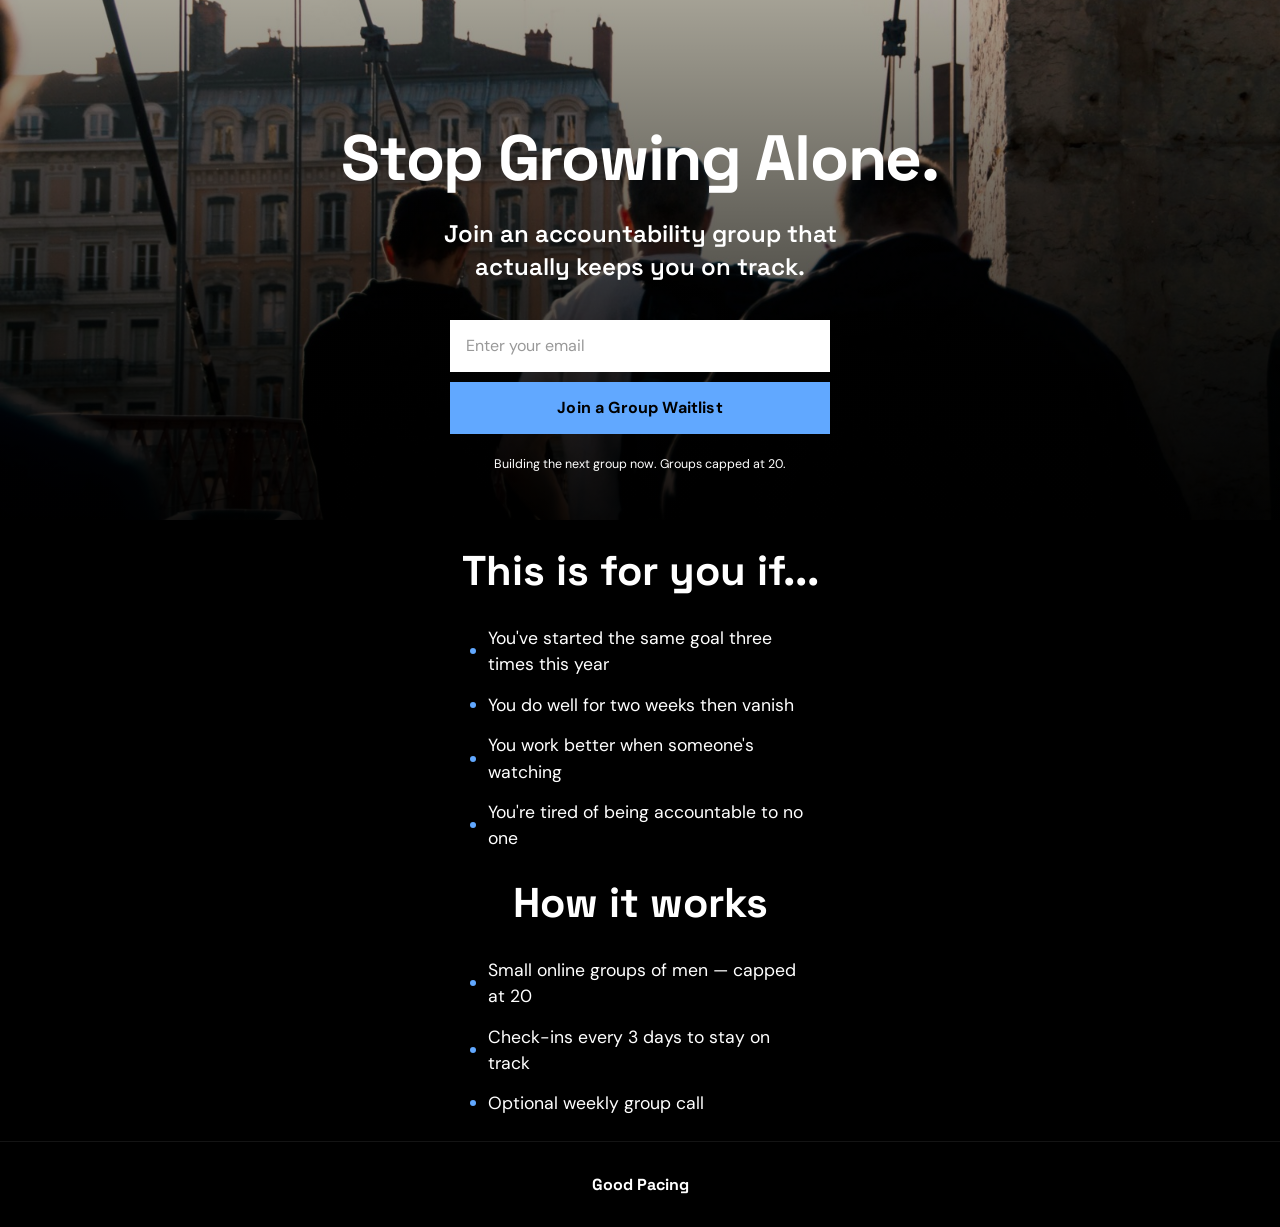
<file: index.html>
<!DOCTYPE html>
<html lang="en">
<head>
<meta charset="UTF-8">
<meta name="viewport" content="width=device-width, initial-scale=1.0">
<title>Good Pacing</title>
<meta name="description" content="Good Pacing is a group accountability program for men who are done starting over. Commit to one workout every three days. Check in. Get called out. Build consistency together.">
<meta name="robots" content="index, follow">
<meta property="og:title" content="Good Pacing">
<meta property="og:description" content="Good Pacing is a group accountability program for men who are done starting over. Commit to one workout every three days. Check in. Get called out. Build consistency together.">
<meta property="og:url" content="https://www.goodpacing.com">
<meta property="og:type" content="website">
<meta name="twitter:card" content="summary">
<meta name="twitter:title" content="Good Pacing">
<meta name="twitter:description" content="Good Pacing is a group accountability program for men who are done starting over. Commit to one workout every three days. Check in. Get called out. Build consistency together.">
<link rel="preconnect" href="https://fonts.googleapis.com">
<link rel="preconnect" href="https://fonts.gstatic.com" crossorigin>
<link href="https://fonts.googleapis.com/css2?family=DM+Sans:wght@400;500;700&family=Space+Grotesk:wght@500;600;700&display=swap" rel="stylesheet">
<link rel="icon" type="image/svg+xml" href="favicon.svg">
<link rel="preload" as="image" href="resources/images/hero-mobile.jpg" media="(max-width: 767px)">
<link rel="preload" as="image" href="resources/images/hero-desktop.jpg" media="(min-width: 768px)">
<!-- Google tag (gtag.js) -->
<script async src="https://www.googletagmanager.com/gtag/js?id=G-M9TCWKXNFJ"></script>
<script>
  window.dataLayer = window.dataLayer || [];
  function gtag(){dataLayer.push(arguments);}
  gtag('js', new Date());
  gtag('config', 'G-M9TCWKXNFJ');
</script>
<style>
  *, *::before, *::after { margin: 0; padding: 0; box-sizing: border-box; }

  body {
    font-family: 'DM Sans', sans-serif;
    background: #000;
    color: #fff;
    -webkit-font-smoothing: antialiased;
  }

  h1, h2, h3 { color: #fff; }

  /* ── HERO ── */
  .hero {
    display: flex;
    align-items: center;
    justify-content: center;
    text-align: center;
    padding: 120px 16px 48px;
    background:
      linear-gradient(to bottom, rgba(0,0,0,0.35) 0%, rgba(0,0,0,0.92) 100%),
      url('resources/images/hero-mobile.jpg') center/cover no-repeat;
  }


  .hero-content {
    max-width: 750px;
    width: 100%;
    margin: 0 auto;
    position: relative;
    z-index: 2;
  }

  .hero h1 {
    font-family: 'Space Grotesk', sans-serif;
    font-size: 2.4rem;
    font-weight: 700;
    line-height: 1.2;
    letter-spacing: -0.02em;
    color: #fff;
    margin-bottom: 20px;
    max-width: 750px;
    margin-left: auto;
    margin-right: auto;
  }

  .hero h2 {
    font-family: 'Space Grotesk', sans-serif;
    font-size: 1.3rem;
    font-weight: 600;
    color: #fff;
    line-height: 1.4;
    margin-bottom: 36px;
    max-width: 420px;
    margin-left: auto;
    margin-right: auto;
  }

  /* ── EMAIL FORM ── */
  .email-form {
    display: flex;
    flex-direction: column;
    gap: 10px;
    width: 100%;
    max-width: 380px;
    margin: 0 auto;
    position: relative;
    z-index: 2;
  }

  .email-form input[type="email"] {
    width: 100%;
    height: 52px;
    padding: 0 16px;
    font-family: 'DM Sans', sans-serif;
    font-size: 1rem;
    background: #fff;
    color: #111;
    border: none;
    outline: none;
  }

  .email-form input[type="email"]::placeholder { color: #999; }

  .email-form button {
    width: 100%;
    height: 52px;
    background: #61a8ff;
    color: #000;
    font-family: 'DM Sans', sans-serif;
    font-size: 1rem;
    font-weight: 700;
    border: none;
    cursor: pointer;
    letter-spacing: 0.01em;
  }

  .form-note {
    font-size: 0.78rem;
    color: #fff;
    margin-top: 12px;
    text-align: center;
  }

  /* ── FOR YOU IF ── */
  .for-you {
    background: #000;
    padding: 24px 40px;
    text-align: center;
  }

  .for-you h2 {
    font-family: 'Space Grotesk', sans-serif;
    font-size: 2rem;
    font-weight: 700;
    color: #fff;
    margin-bottom: 28px;
  }

  .for-you ul {
    list-style: none;
    max-width: 340px;
    margin: 0 auto;
    display: flex;
    flex-direction: column;
    gap: 14px;
  }

  .for-you li {
    font-size: 1rem;
    color: #fff;
    line-height: 1.5;
    text-align: left;
    display: flex;
    align-items: center;
    gap: 12px;
  }

  .for-you li::before {
    content: '';
    width: 6px;
    height: 6px;
    min-width: 6px;
    background: #61a8ff;
    border-radius: 50%;
  }

  /* ── HOW IT WORKS ── */
  .how-it-works {
    background: #000;
    padding: 0 40px 24px;
    text-align: center;
  }

  .how-it-works h2 {
    font-family: 'Space Grotesk', sans-serif;
    font-size: 2rem;
    font-weight: 700;
    color: #fff;
    margin-bottom: 28px;
  }

  .how-it-works ul {
    list-style: none;
    max-width: 340px;
    margin: 0 auto;
    display: flex;
    flex-direction: column;
    gap: 14px;
  }

  .how-it-works li {
    font-size: 1rem;
    color: #fff;
    line-height: 1.5;
    text-align: left;
    display: flex;
    align-items: center;
    gap: 12px;
  }

  .how-it-works li::before {
    content: '';
    width: 6px;
    height: 6px;
    min-width: 6px;
    background: #61a8ff;
    border-radius: 50%;
  }

  /* ── FOOTER ── */
  footer {
    background: #000;
    padding: 32px 40px;
    text-align: center;
    border-top: 1px solid rgba(255,255,255,0.08);
    font-family: 'Space Grotesk', sans-serif;
    font-size: 1rem;
    font-weight: 700;
    color: #fff;
  }
  @media (min-width: 768px) {
    .hero {
      background:
        linear-gradient(to bottom, rgba(0,0,0,0.35) 0%, rgba(0,0,0,0.92) 100%),
        url('resources/images/hero-desktop.jpg') center/cover no-repeat;
    }
    .hero h1 { font-size: 4rem; }
    .hero h2 { font-size: 1.5rem; }
    .for-you h2, .how-it-works h2 { font-size: 2.6rem; }
    .for-you li, .how-it-works li { font-size: 1.1rem; }
  }
</style>
</head>
<body>

<!-- ========== HERO ========== -->
<section class="hero">
  <div class="hero-content">
    <h1>Stop Growing Alone.</h1>
    <h2>Join an accountability group that actually keeps you on track.</h2>
    <form class="email-form" action="https://api.web3forms.com/submit" method="POST">
      <input type="hidden" name="access_key" value="a3724c7a-2ac0-4465-bc12-401c8fb7e119">
      <input type="hidden" name="redirect" value="https://www.goodpacing.com/thank-you.html">
      <input type="hidden" name="subject" value="New Waitlist Signup">
      <input type="email" name="email" placeholder="Enter your email" autocomplete="email" required>
      <button type="submit">Join a Group Waitlist</button>
      <p class="form-note">Building the next group now. Groups capped at 20.</p>
    </form>
  </div>
</section>

<!-- ========== FOR YOU IF ========== -->
<section class="for-you">
  <h2>This is for you if...</h2>
  <ul>
    <li>You've started the same goal three times this year</li>
    <li>You do well for two weeks then vanish</li>
    <li>You work better when someone's watching</li>
    <li>You're tired of being accountable to no one</li>
  </ul>
</section>

<!-- ========== HOW IT WORKS ========== -->
<section class="how-it-works">
  <h2>How it works</h2>
  <ul>
    <li>Small online groups of men — capped at 20</li>
    <li>Check-ins every 3 days to stay on track</li>
    <li>Optional weekly group call</li>
  </ul>
</section>

<!-- ========== FOOTER ========== -->
<footer>Good Pacing</footer>

</body>
</html>
</file>
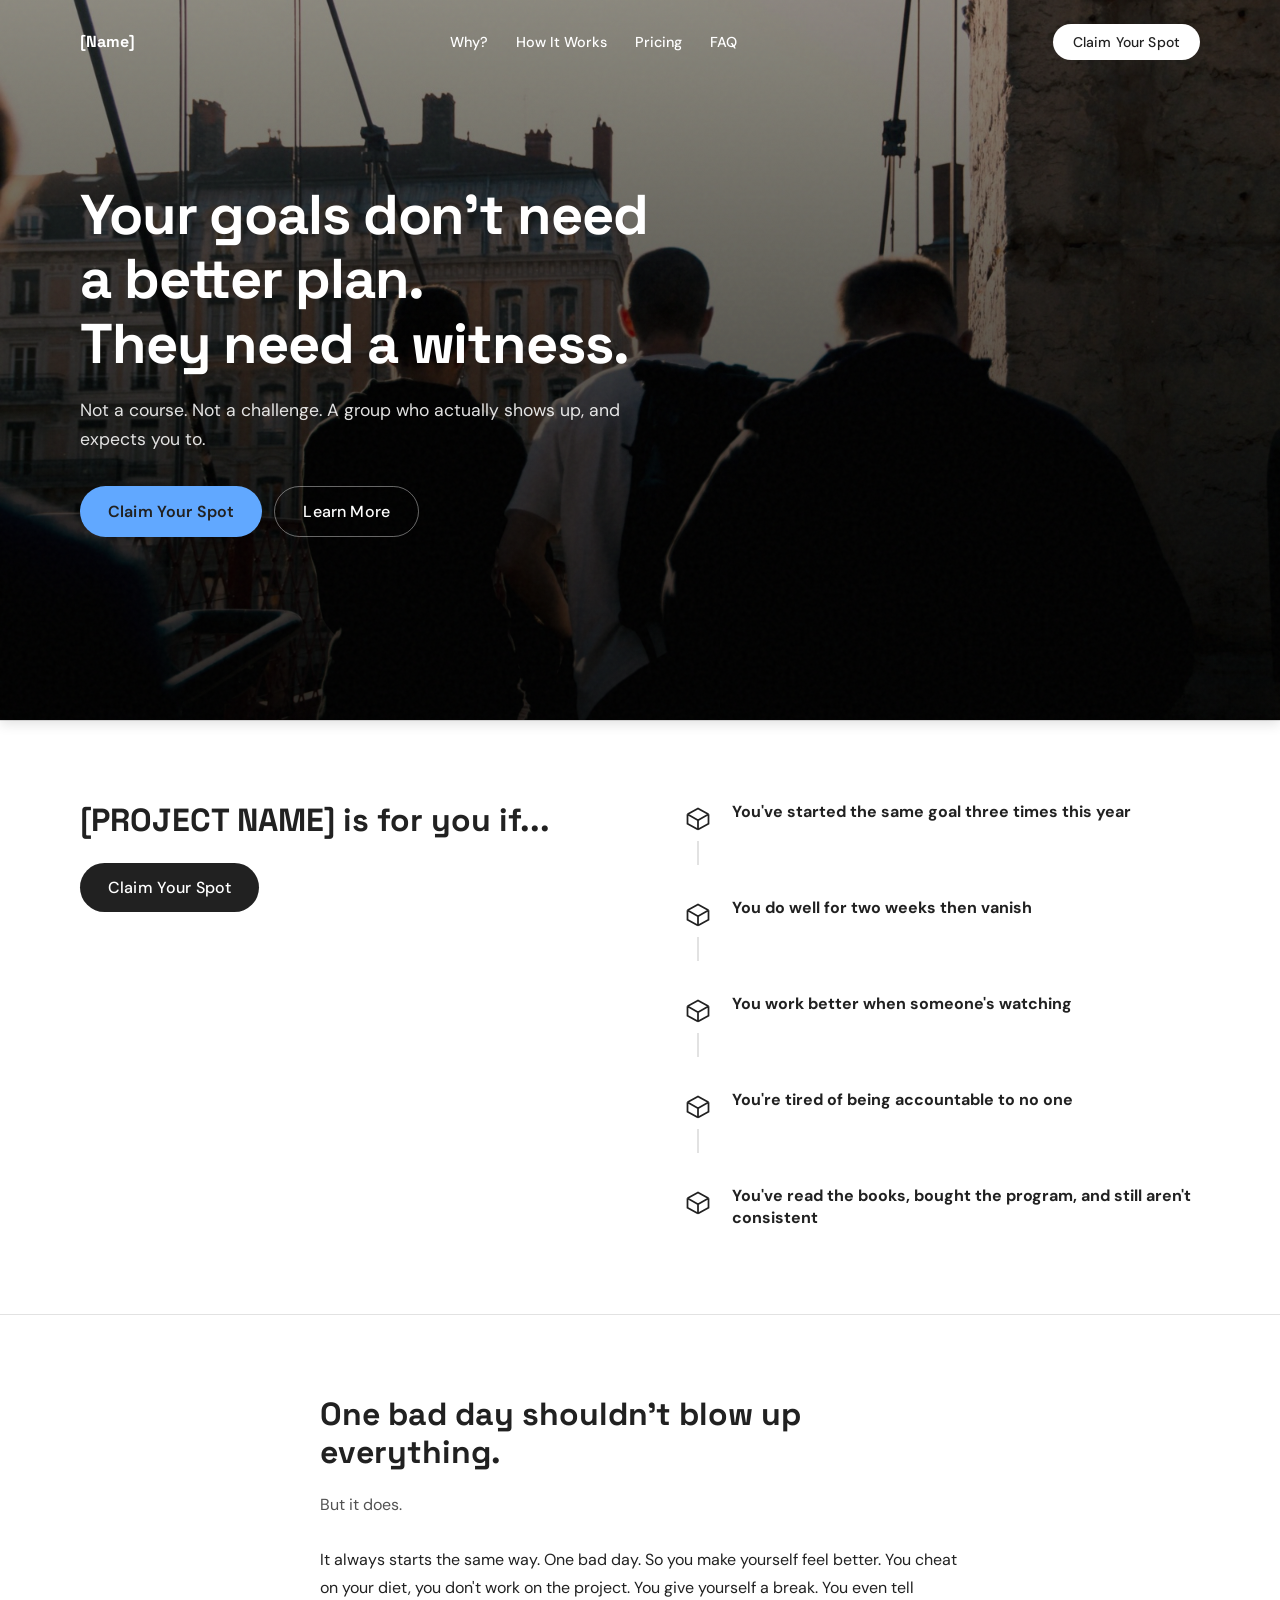
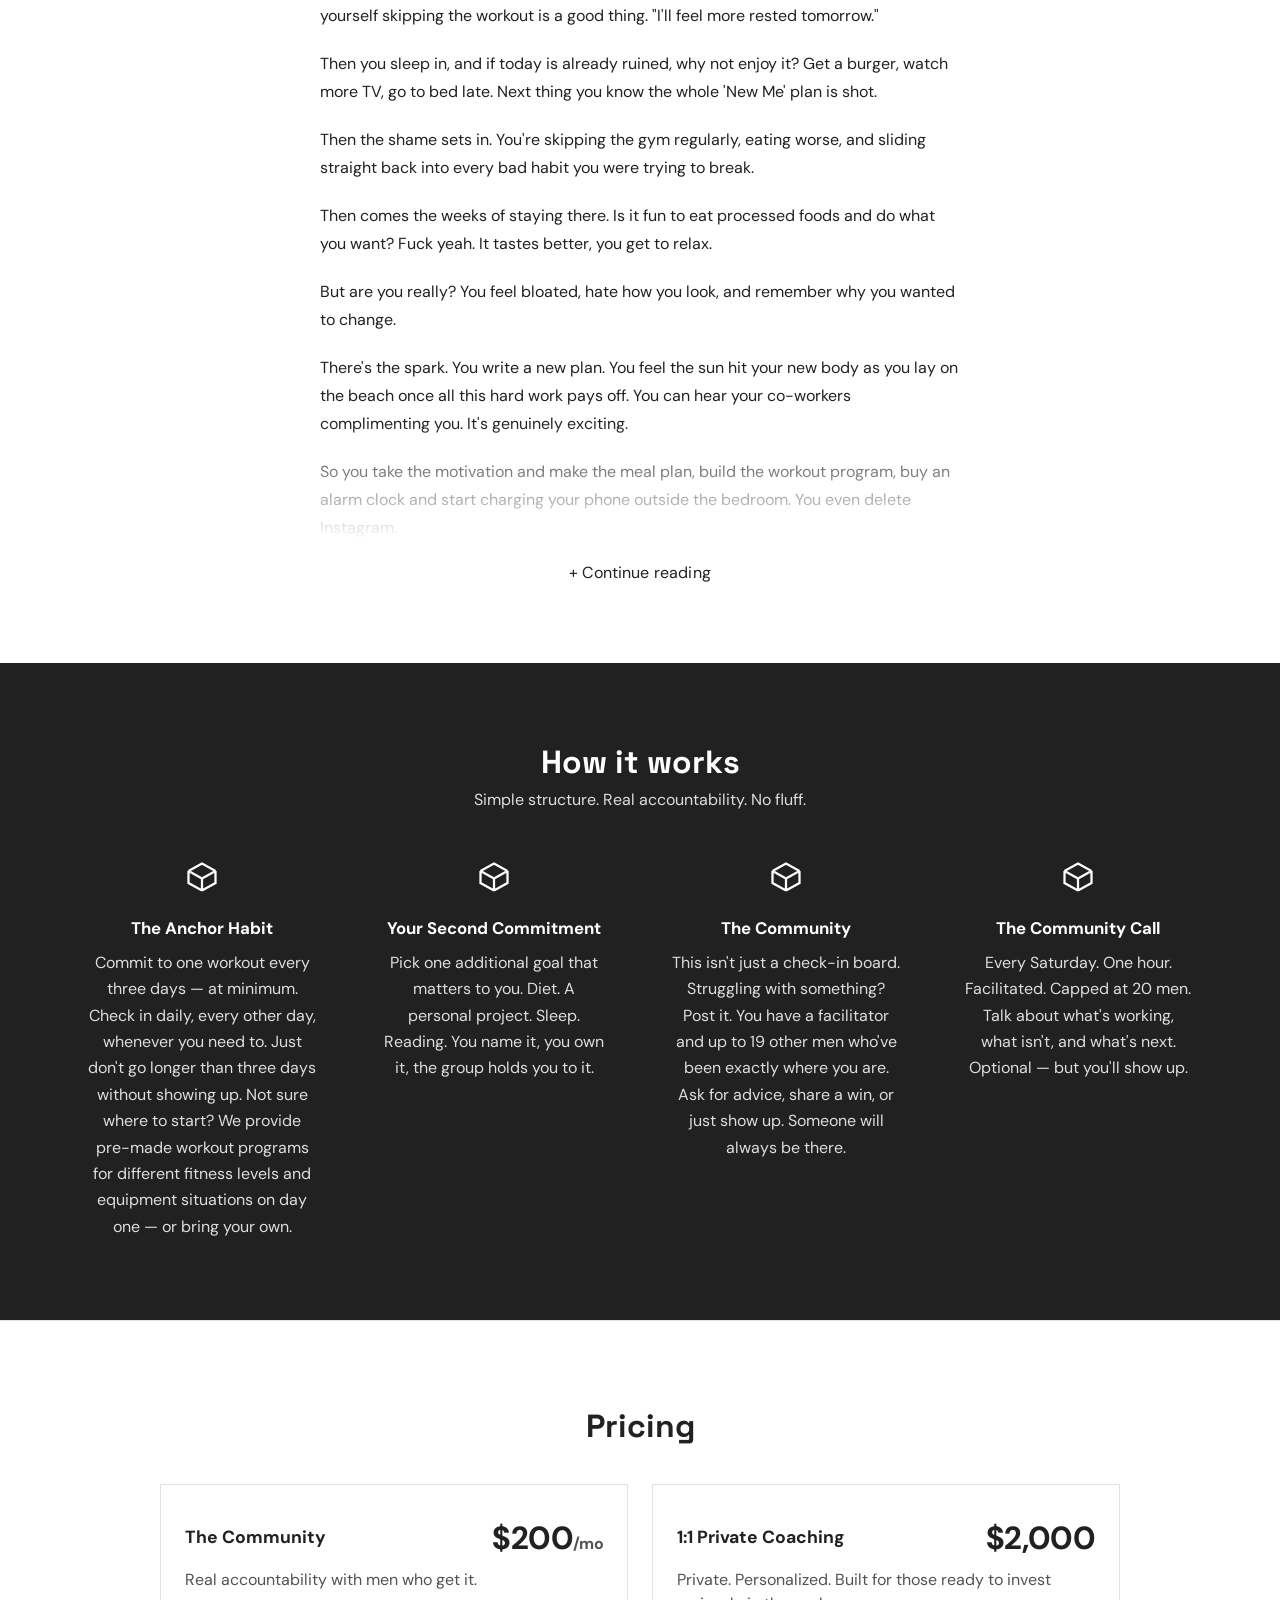
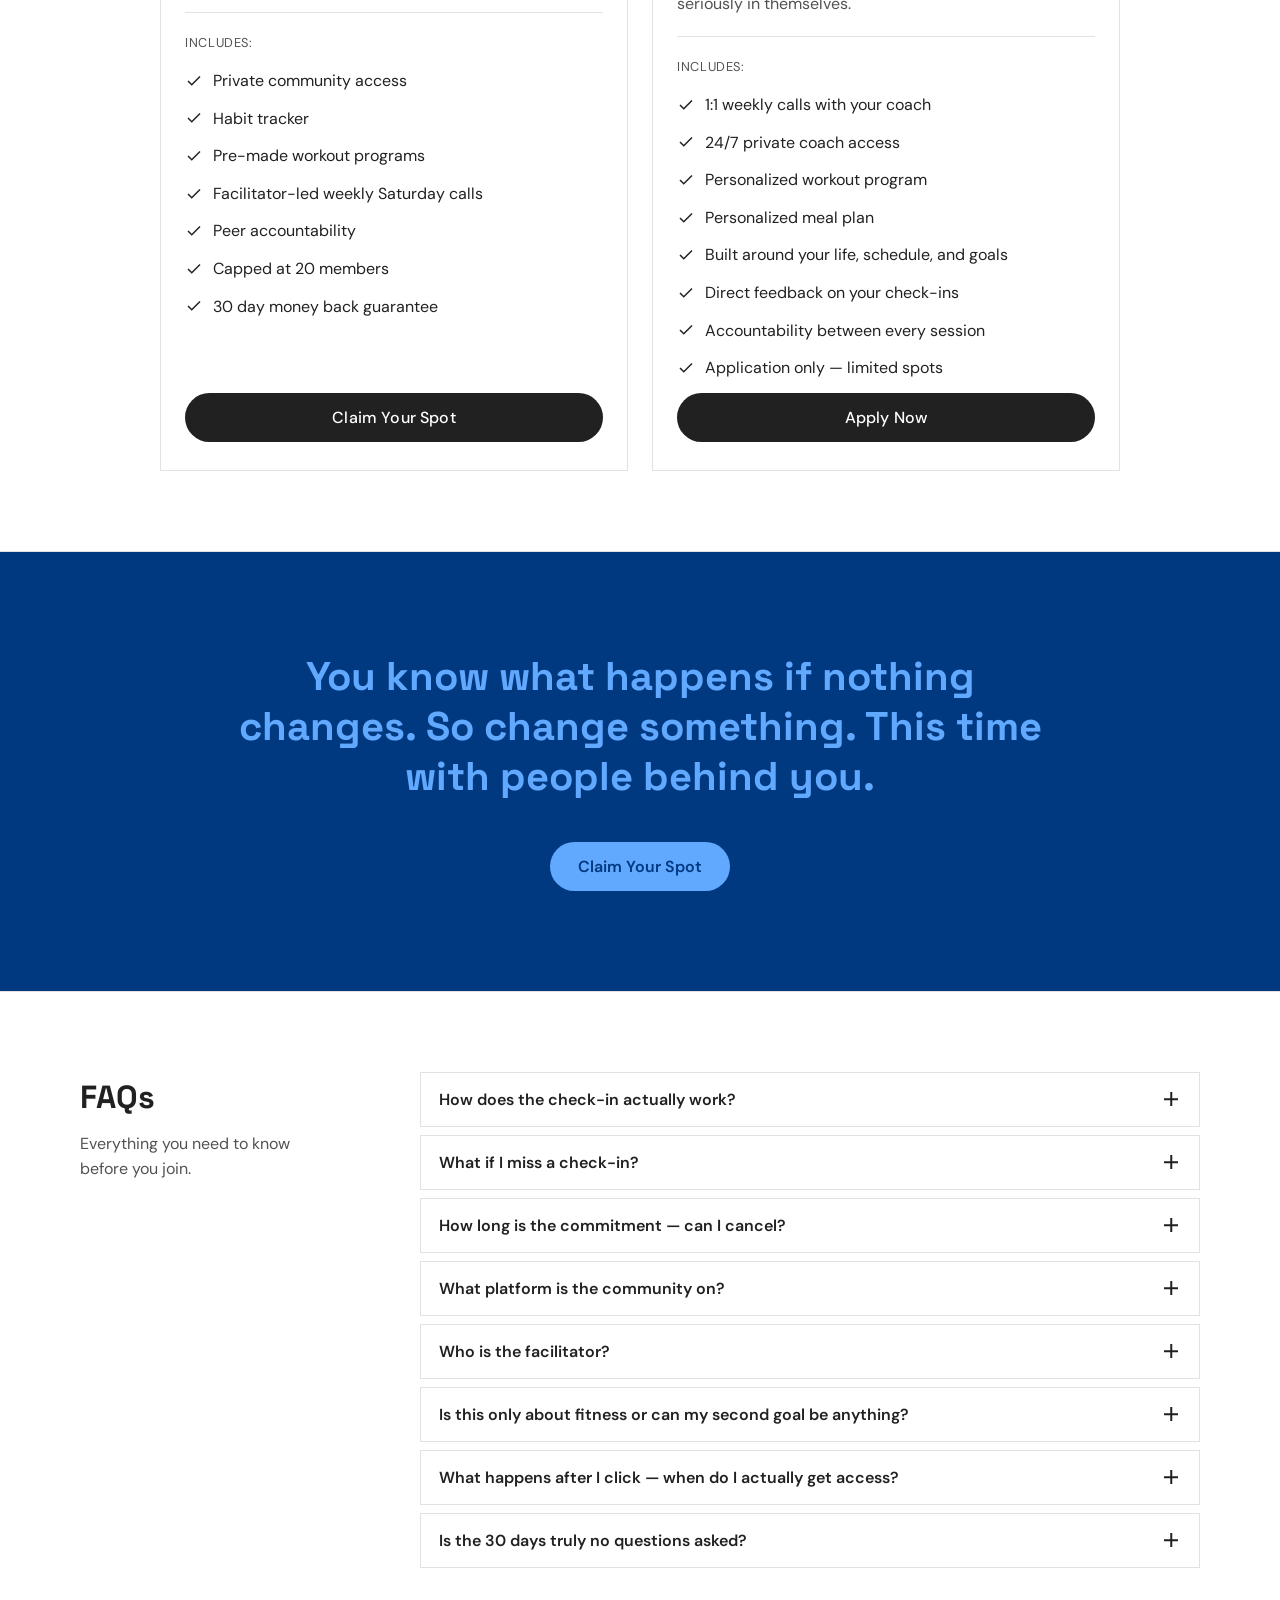
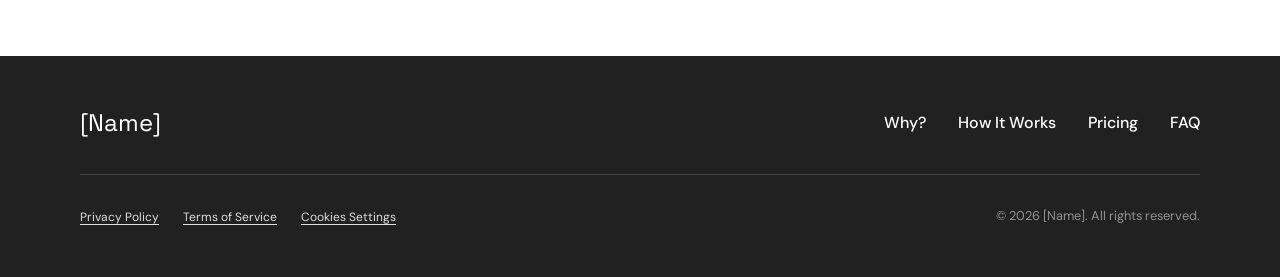
<file: landing.html>
<!DOCTYPE html>
<html lang="en">
<head>
<meta charset="UTF-8">
<meta name="viewport" content="width=device-width, initial-scale=1.0">
<title>Proj. Baseline</title>
<link rel="preconnect" href="https://fonts.googleapis.com">
<link rel="preconnect" href="https://fonts.gstatic.com" crossorigin>
<link href="https://fonts.googleapis.com/css2?family=DM+Sans:wght@400;500;700&family=Space+Grotesk:wght@500;600;700&display=swap" rel="stylesheet">
<link rel="icon" type="image/svg+xml" href="favicon.svg">
<link rel="stylesheet" href="resources/css/styles.css">
</head>
<body>

<!-- ========== NAV ========== -->
<nav class="navbar" id="navbar">
  <div class="navbar-inner">
    <div class="navbar-logo">[Name]</div>
    <ul class="navbar-links">
      <li><a href="#why">Why?</a></li>
      <li><a href="#how-it-works">How It Works</a></li>
      <li><a href="#pricing">Pricing</a></li>
      <li><a href="#faq">FAQ</a></li>
    </ul>
    <button class="btn-primary navbar-cta scroll-to-pricing">Claim Your Spot</button>
    <button class="navbar-hamburger" id="navHamburger" aria-label="Open menu">
      <span></span><span></span><span></span>
    </button>
  </div>
</nav>

<!-- ========== MOBILE NAV DRAWER ========== -->
<div class="nav-drawer" id="navDrawer">
  <button class="nav-drawer-close" id="navDrawerClose" aria-label="Close menu">
    <svg viewBox="0 0 24 24" fill="none" stroke="currentColor" stroke-width="2"><line x1="18" y1="6" x2="6" y2="18"/><line x1="6" y1="6" x2="18" y2="18"/></svg>
  </button>
  <ul class="nav-drawer-links">
    <li><a href="#why" class="nav-drawer-link">Why?</a></li>
    <li><a href="#how-it-works" class="nav-drawer-link">How It Works</a></li>
    <li><a href="#pricing" class="nav-drawer-link">Pricing</a></li>
    <li><a href="#faq" class="nav-drawer-link">FAQ</a></li>
  </ul>
</div>
<div class="nav-overlay" id="navOverlay"></div>

<!-- ========== HERO ========== -->
<section class="hero" id="top">
  <div class="hero-content">
    <h1>Your goals don't need a better plan.<br>They need a witness.</h1>
    <p>Not a course. Not a challenge. A group who actually shows up, and expects you to.</p>
    <div class="hero-buttons">
      <button class="btn-primary scroll-to-pricing">Claim Your Spot</button>
      <button class="btn-secondary">Learn More</button>
    </div>
  </div>
</section>

<!-- ========== THIS IS FOR YOU IF ========== -->
<section class="for-you">
  <div class="for-you-left">
    <h2>[PROJECT NAME] is for you if...</h2>
    <button class="btn-primary scroll-to-pricing">Claim Your Spot</button>
  </div>
  <div class="for-you-right">
  <div class="for-you-item">
    <div class="for-you-icon-col">
      <div class="for-you-icon">
        <svg viewBox="0 0 24 24" fill="none" stroke="currentColor" stroke-width="1.5"><path d="M21 8l-9-5-9 5m18 0l-9 5m9-5v8l-9 5m0-8l-9-5m9 5v8m-9-13v8l9 5"/></svg>
      </div>
      <div class="for-you-line"></div>
    </div>
    <div class="for-you-text">
      <h3>You've started the same goal three times this year</h3>
    </div>
  </div>

  <div class="for-you-item">
    <div class="for-you-icon-col">
      <div class="for-you-icon">
        <svg viewBox="0 0 24 24" fill="none" stroke="currentColor" stroke-width="1.5"><path d="M21 8l-9-5-9 5m18 0l-9 5m9-5v8l-9 5m0-8l-9-5m9 5v8m-9-13v8l9 5"/></svg>
      </div>
      <div class="for-you-line"></div>
    </div>
    <div class="for-you-text">
      <h3>You do well for two weeks then vanish</h3>
    </div>
  </div>

  <div class="for-you-item">
    <div class="for-you-icon-col">
      <div class="for-you-icon">
        <svg viewBox="0 0 24 24" fill="none" stroke="currentColor" stroke-width="1.5"><path d="M21 8l-9-5-9 5m18 0l-9 5m9-5v8l-9 5m0-8l-9-5m9 5v8m-9-13v8l9 5"/></svg>
      </div>
      <div class="for-you-line"></div>
    </div>
    <div class="for-you-text">
      <h3>You work better when someone's watching</h3>
    </div>
  </div>

  <div class="for-you-item">
    <div class="for-you-icon-col">
      <div class="for-you-icon">
        <svg viewBox="0 0 24 24" fill="none" stroke="currentColor" stroke-width="1.5"><path d="M21 8l-9-5-9 5m18 0l-9 5m9-5v8l-9 5m0-8l-9-5m9 5v8m-9-13v8l9 5"/></svg>
      </div>
      <div class="for-you-line"></div>
    </div>
    <div class="for-you-text">
      <h3>You're tired of being accountable to no one</h3>
    </div>
  </div>

  <div class="for-you-item">
    <div class="for-you-icon-col">
      <div class="for-you-icon">
        <svg viewBox="0 0 24 24" fill="none" stroke="currentColor" stroke-width="1.5"><path d="M21 8l-9-5-9 5m18 0l-9 5m9-5v8l-9 5m0-8l-9-5m9 5v8m-9-13v8l9 5"/></svg>
      </div>
    </div>
    <div class="for-you-text">
      <h3>You've read the books, bought the program, and still aren't consistent</h3>
    </div>
  </div>
  </div>
</section>

<!-- ========== LONG PAS ========== -->
<section class="pas" id="why">
  <h2>One bad day shouldn't blow up everything.</h2>
  <p class="pas-lead">But it does.</p>
  <div class="pas-body-wrap">
    <div class="pas-body">
      <p>It always starts the same way. One bad day. So you make yourself feel better. You cheat on your diet, you don't work on the project. You give yourself a break. You even tell yourself skipping the workout is a good thing. "I'll feel more rested tomorrow."</p>
      <p>Then you sleep in, and if today is already ruined, why not enjoy it? Get a burger, watch more TV, go to bed late. Next thing you know the whole 'New Me' plan is shot.</p>
      <p>Then the shame sets in. You're skipping the gym regularly, eating worse, and sliding straight back into every bad habit you were trying to break.</p>
      <p>Then comes the weeks of staying there. Is it fun to eat processed foods and do what you want? Fuck yeah. It tastes better, you get to relax.</p>
      <p>But are you really? You feel bloated, hate how you look, and remember why you wanted to change.</p>
      <p>There's the spark. You write a new plan. You feel the sun hit your new body as you lay on the beach once all this hard work pays off. You can hear your co-workers complimenting you. It's genuinely exciting.</p>
      <p>So you take the motivation and make the meal plan, build the workout program, buy an alarm clock and start charging your phone outside the bedroom. You even delete Instagram.</p>
    </div>
    <div class="pas-fade"></div>
  </div>
  <div class="pas-body-rest">
    <div class="pas-body">
      <p>You account for everything that derailed you last time. You didn't fail — you learned.</p>
      <p>It starts off great. You feel better, you're waking up early, you're reading more than ever and the scale is going down week by week. Then BOOM, your boss has a shit day and takes it out on you. Or you sleep in by accident. You celebrate too hard one weekend and can't workout. You get the flu. But surely it won't unravel again, you'll hop back on. But it does unravel, and you don't hop right back on.</p>
      <p>You collect pages of failed habit trackers, put the weight back on, lose the strength, have more self-help books than you'd ever admit. What did this 'New Plan' get you besides a deep animosity toward your own potential.</p>
      <p>You don't blame anyone else, you take responsibility, but that doesn't make the shame smaller. You're still angry. Still frustrated. Still on the same hamster wheel.</p>
      <p>And the worst part? If you got that spark again — and you will — will it be the same?</p>
      <p>The wheel doesn't stop because you try harder. You've proven that. It stops when you invest in yourself the right way. Not another program. Not another plan. A group that's in it with you — because they've been exactly where you are. You check in. You get called out. You help others do the same. Consistency stops being something you chase alone and starts being something you build together.</p>
    </div>
  </div>
  <button class="pas-read-more">+ Continue reading</button>
</section>

<!-- ========== HOW IT WORKS ========== -->
<section class="how-it-works" id="how-it-works">
  <h2>How it works</h2>
  <p>Simple structure. Real accountability. No fluff.</p>

  <div class="hiw-items">
  <div class="hiw-item">
    <div class="hiw-icon">
      <svg viewBox="0 0 24 24" fill="none" stroke="currentColor" stroke-width="1.5"><path d="M21 8l-9-5-9 5m18 0l-9 5m9-5v8l-9 5m0-8l-9-5m9 5v8m-9-13v8l9 5"/></svg>
    </div>
    <h3>The Anchor Habit</h3>
    <p>Commit to one workout every three days — at minimum. Check in daily, every other day, whenever you need to. Just don't go longer than three days without showing up. Not sure where to start? We provide pre-made workout programs for different fitness levels and equipment situations on day one — or bring your own.</p>
  </div>

  <div class="hiw-item">
    <div class="hiw-icon">
      <svg viewBox="0 0 24 24" fill="none" stroke="currentColor" stroke-width="1.5"><path d="M21 8l-9-5-9 5m18 0l-9 5m9-5v8l-9 5m0-8l-9-5m9 5v8m-9-13v8l9 5"/></svg>
    </div>
    <h3>Your Second Commitment</h3>
    <p>Pick one additional goal that matters to you. Diet. A personal project. Sleep. Reading. You name it, you own it, the group holds you to it.</p>
  </div>

  <div class="hiw-item">
    <div class="hiw-icon">
      <svg viewBox="0 0 24 24" fill="none" stroke="currentColor" stroke-width="1.5"><path d="M21 8l-9-5-9 5m18 0l-9 5m9-5v8l-9 5m0-8l-9-5m9 5v8m-9-13v8l9 5"/></svg>
    </div>
    <h3>The Community</h3>
    <p>This isn't just a check-in board. Struggling with something? Post it. You have a facilitator and up to 19 other men who've been exactly where you are. Ask for advice, share a win, or just show up. Someone will always be there.</p>
  </div>

  <div class="hiw-item">
    <div class="hiw-icon">
      <svg viewBox="0 0 24 24" fill="none" stroke="currentColor" stroke-width="1.5"><path d="M21 8l-9-5-9 5m18 0l-9 5m9-5v8l-9 5m0-8l-9-5m9 5v8m-9-13v8l9 5"/></svg>
    </div>
    <h3>The Community Call</h3>
    <p>Every Saturday. One hour. Facilitated. Capped at 20 men. Talk about what's working, what isn't, and what's next. Optional — but you'll show up.</p>
  </div>
  </div>
</section>

<!-- ========== PRICING ========== -->
<section class="pricing" id="pricing">
  <h2>Pricing</h2>

  <div class="pricing-cards">
  <div class="pricing-card">
    <div class="pricing-card-header">
      <h3>The Community</h3>
      <div class="pricing-card-price">$200<span>/mo</span></div>
    </div>
    <p>Real accountability with men who get it.</p>
    <div class="pricing-divider"></div>
    <div class="includes-label">Includes:</div>
    <div class="pricing-feature">
      <svg viewBox="0 0 24 24" fill="none" stroke="currentColor" stroke-width="2"><polyline points="20 6 9 17 4 12"/></svg>
      Private community access
    </div>
    <div class="pricing-feature">
      <svg viewBox="0 0 24 24" fill="none" stroke="currentColor" stroke-width="2"><polyline points="20 6 9 17 4 12"/></svg>
      Habit tracker
    </div>
    <div class="pricing-feature">
      <svg viewBox="0 0 24 24" fill="none" stroke="currentColor" stroke-width="2"><polyline points="20 6 9 17 4 12"/></svg>
      Pre-made workout programs
    </div>
    <div class="pricing-feature">
      <svg viewBox="0 0 24 24" fill="none" stroke="currentColor" stroke-width="2"><polyline points="20 6 9 17 4 12"/></svg>
      Facilitator-led weekly Saturday calls
    </div>
    <div class="pricing-feature">
      <svg viewBox="0 0 24 24" fill="none" stroke="currentColor" stroke-width="2"><polyline points="20 6 9 17 4 12"/></svg>
      Peer accountability
    </div>
    <div class="pricing-feature">
      <svg viewBox="0 0 24 24" fill="none" stroke="currentColor" stroke-width="2"><polyline points="20 6 9 17 4 12"/></svg>
      Capped at 20 members
    </div>
    <div class="pricing-feature">
      <svg viewBox="0 0 24 24" fill="none" stroke="currentColor" stroke-width="2"><polyline points="20 6 9 17 4 12"/></svg>
      30 day money back guarantee
    </div>
    <button class="btn-primary" id="communityClaimBtn">Claim Your Spot</button>
  </div>

  <div class="pricing-card">
    <div class="pricing-card-header">
      <h3>1:1 Private Coaching</h3>
      <div class="pricing-card-price">$2,000</div>
    </div>
    <p>Private. Personalized. Built for those ready to invest seriously in themselves.</p>
    <div class="pricing-divider"></div>
    <div class="includes-label">Includes:</div>
    <div class="pricing-feature">
      <svg viewBox="0 0 24 24" fill="none" stroke="currentColor" stroke-width="2"><polyline points="20 6 9 17 4 12"/></svg>
      1:1 weekly calls with your coach
    </div>
    <div class="pricing-feature">
      <svg viewBox="0 0 24 24" fill="none" stroke="currentColor" stroke-width="2"><polyline points="20 6 9 17 4 12"/></svg>
      24/7 private coach access
    </div>
    <div class="pricing-feature">
      <svg viewBox="0 0 24 24" fill="none" stroke="currentColor" stroke-width="2"><polyline points="20 6 9 17 4 12"/></svg>
      Personalized workout program
    </div>
    <div class="pricing-feature">
      <svg viewBox="0 0 24 24" fill="none" stroke="currentColor" stroke-width="2"><polyline points="20 6 9 17 4 12"/></svg>
      Personalized meal plan
    </div>
    <div class="pricing-feature">
      <svg viewBox="0 0 24 24" fill="none" stroke="currentColor" stroke-width="2"><polyline points="20 6 9 17 4 12"/></svg>
      Built around your life, schedule, and goals
    </div>
    <div class="pricing-feature">
      <svg viewBox="0 0 24 24" fill="none" stroke="currentColor" stroke-width="2"><polyline points="20 6 9 17 4 12"/></svg>
      Direct feedback on your check-ins
    </div>
    <div class="pricing-feature">
      <svg viewBox="0 0 24 24" fill="none" stroke="currentColor" stroke-width="2"><polyline points="20 6 9 17 4 12"/></svg>
      Accountability between every session
    </div>
    <div class="pricing-feature">
      <svg viewBox="0 0 24 24" fill="none" stroke="currentColor" stroke-width="2"><polyline points="20 6 9 17 4 12"/></svg>
      Application only — limited spots
    </div>
    <button class="btn-primary" id="coachingApplyBtn">Apply Now</button>
  </div>
  </div>
</section>

<!-- ========== FINAL CTA ========== -->
<section class="final-cta">
  <div class="final-cta-inner">
    <h2>You know what happens if nothing changes. So change something. This time with people behind you.</h2>
    <div class="final-cta-buttons">
      <button class="btn-cta cta-trigger">Claim Your Spot</button>
      <button class="btn-cta-secondary">Learn More</button>
    </div>
  </div>
</section>

<!-- ========== FAQ ========== -->
<section class="faq" id="faq">
  <div class="faq-left">
    <h2>FAQs</h2>
    <p>Everything you need to know before you join.</p>
    <div class="faq-still">
      <h3>Still have questions?</h3>
      <p>We're happy to help. Reach out directly.</p>
      <button class="btn-secondary">Contact</button>
    </div>
  </div>
  <div class="faq-right">
  <div class="faq-item">
    <button class="faq-question">
      How does the check-in actually work?
      <span class="faq-icon"></span>
    </button>
    <div class="faq-answer">
      <p>You post in the private community every three days — minimum. Share your workout, your progress on your second goal, or just show up. Daily check-ins are encouraged.</p>
    </div>
  </div>

  <div class="faq-item">
    <button class="faq-question">
      What if I miss a check-in?
      <span class="faq-icon"></span>
    </button>
    <div class="faq-answer">
      <p>Someone will notice. That's the point. The facilitator and your peers will call it out — not to shame you, but because that's what you signed up for.</p>
    </div>
  </div>

  <div class="faq-item">
    <button class="faq-question">
      How long is the commitment — can I cancel?
      <span class="faq-icon"></span>
    </button>
    <div class="faq-answer">
      <p>Month to month. No contracts. Cancel anytime. We do ask that you give it a real shot before you decide.</p>
    </div>
  </div>

  <div class="faq-item">
    <button class="faq-question">
      What platform is the community on?
      <span class="faq-icon"></span>
    </button>
    <div class="faq-answer">
      <p>A private community platform. Details shared on day one after you join.</p>
    </div>
  </div>

  <div class="faq-item">
    <button class="faq-question">
      Who is the facilitator?
      <span class="faq-icon"></span>
    </button>
    <div class="faq-answer">
      <p>A real person — not a bot, not an algorithm. Details on your facilitator are shared when your cohort opens.</p>
    </div>
  </div>

  <div class="faq-item">
    <button class="faq-question">
      Is this only about fitness or can my second goal be anything?
      <span class="faq-icon"></span>
    </button>
    <div class="faq-answer">
      <p>Fitness is the anchor habit. Your second goal is entirely yours — diet, a project, reading, sleep, whatever matters most to you right now.</p>
    </div>
  </div>

  <div class="faq-item">
    <button class="faq-question">
      What happens after I click — when do I actually get access?
      <span class="faq-icon"></span>
    </button>
    <div class="faq-answer">
      <p>You'll be added to the waitlist and contacted personally when the next cohort opens.</p>
    </div>
  </div>

  <div class="faq-item">
    <button class="faq-question">
      Is the 30 days truly no questions asked?
      <span class="faq-icon"></span>
    </button>
    <div class="faq-answer">
      <p>Yes. If it's not for you in the first 30 days, we'll refund you. No hoops.</p>
    </div>
  </div>

  </div>
</section>

<!-- ========== FOOTER ========== -->
<footer class="footer">
  <div class="footer-top">
    <div class="footer-logo">[Name]</div>
    <ul class="footer-links">
      <li><a href="#why">Why?</a></li>
      <li><a href="#how-it-works">How It Works</a></li>
      <li><a href="#pricing">Pricing</a></li>
      <li><a href="#faq">FAQ</a></li>
    </ul>

  </div>
  <div class="footer-divider"></div>
  <div class="footer-bottom">
    <ul class="footer-legal">
      <li><a href="#">Privacy Policy</a></li>
      <li><a href="#">Terms of Service</a></li>
      <li><a href="#">Cookies Settings</a></li>
    </ul>
    <p class="footer-copy">&copy; 2026 [Name]. All rights reserved.</p>
  </div>
</footer>

<!-- ========== COACHING MODAL ========== -->
<div class="modal-overlay" id="coachingModal">
  <div class="modal modal-coaching">
    <button class="modal-close" id="coachingModalClose">
      <svg viewBox="0 0 24 24" fill="none" stroke="currentColor" stroke-width="2"><line x1="18" y1="6" x2="6" y2="18"/><line x1="6" y1="6" x2="18" y2="18"/></svg>
    </button>
    <h3>Apply for Private Coaching.</h3>
    <p>Limited spots. We read every application personally.</p>
    <form action="https://formspree.io/f/xzdjaylw" method="POST" autocomplete="on" id="coachingForm">
      <input type="hidden" name="_next" value="thank-you.html">
      <div class="modal-name-row">
        <input type="text" name="first_name" placeholder="First name" autocomplete="given-name" required>
        <input type="text" name="last_name" placeholder="Last name" autocomplete="family-name" required>
      </div>
      <input type="email" name="email" placeholder="Email" autocomplete="email" required>
      <input type="tel" name="phone" placeholder="Phone" pattern="[\+\d][\d\s\-\(\)]{6,19}" title="Enter a valid phone number" autocomplete="tel" required>
      <input type="hidden" name="date_of_birth" id="dobCombined">
      <div class="modal-dob-row">
        <select id="dobDay" autocomplete="bday-day" required>
          <option value="" disabled selected>Day</option>
        </select>
        <select id="dobMonth" autocomplete="bday-month" required>
          <option value="" disabled selected>Month</option>
          <option>January</option><option>February</option><option>March</option>
          <option>April</option><option>May</option><option>June</option>
          <option>July</option><option>August</option><option>September</option>
          <option>October</option><option>November</option><option>December</option>
        </select>
        <select id="dobYear" autocomplete="bday-year" required>
          <option value="" disabled selected>Year</option>
        </select>
      </div>
      <input type="text" name="city" placeholder="City" autocomplete="address-level2" required>
      <label class="modal-label">What's the biggest thing holding you back right now?</label>
      <textarea name="holding_back" required></textarea>
      <label class="modal-label">What have you already tried and why didn't it stick?</label>
      <textarea name="already_tried" required></textarea>
      <label class="modal-label">What would success look like for you in 90 days?</label>
      <textarea name="success_90_days" required></textarea>
      <label class="modal-label">How committed are you on a scale of 1–10, and why didn't you pick a lower number?</label>
      <textarea name="commitment" required></textarea>
      <button type="submit" class="btn-primary">Submit Application</button>
    </form>
  </div>
</div>

<!-- ========== WAITLIST MODAL ========== -->
<div class="modal-overlay" id="waitlistModal">
  <div class="modal">
    <button class="modal-close" id="modalClose">
      <svg viewBox="0 0 24 24" fill="none" stroke="currentColor" stroke-width="2"><line x1="18" y1="6" x2="6" y2="18"/><line x1="6" y1="6" x2="18" y2="18"/></svg>
    </button>
    <div class="modal-form" id="modalForm">
      <h3>This cohort is full.</h3>
      <p>We're intentional with who we bring in — leave your details and you're first to know when we open again.</p>
      <form action="https://formspree.io/f/mdawlyrl" method="POST">
        <input type="hidden" name="_next" value="thank-you.html">
        <input type="text" name="name" placeholder="Your name" autocomplete="name" required>
        <input type="email" name="email" placeholder="Your email" autocomplete="email" required>
        <button type="submit" class="btn-primary">Join the Waitlist</button>
      </form>
    </div>
  </div>
</div>

<script>
  // PAS read more
  const pasReadMore = document.querySelector('.pas-read-more');
  const pasBodyRest = document.querySelector('.pas-body-rest');
  const pasFade = document.querySelector('.pas-fade');
  if (pasReadMore && pasBodyRest) {
    pasReadMore.addEventListener('click', () => {
      pasBodyRest.classList.add('visible');
      pasFade.style.display = 'none';
      pasReadMore.classList.add('hidden');
    });
  }

  // FAQ accordion
  document.querySelectorAll('.faq-question').forEach(btn => {
    btn.addEventListener('click', () => {
      const item = btn.parentElement;
      const wasOpen = item.classList.contains('open');
      // Close all
      document.querySelectorAll('.faq-item').forEach(i => i.classList.remove('open'));
      // Toggle current
      if (!wasOpen) item.classList.add('open');
    });
  });

  // DOB dropdowns
  const dobDay = document.getElementById('dobDay');
  const dobMonth = document.getElementById('dobMonth');
  const dobYear = document.getElementById('dobYear');
  const dobCombined = document.getElementById('dobCombined');

  for (let d = 1; d <= 31; d++) {
    const o = document.createElement('option');
    o.textContent = d;
    dobDay.appendChild(o);
  }
  const currentYear = new Date().getFullYear();
  for (let y = currentYear - 18; y >= 1940; y--) {
    const o = document.createElement('option');
    o.textContent = y;
    dobYear.appendChild(o);
  }

  document.querySelector('#coachingModal form').addEventListener('submit', () => {
    dobCombined.value = `${dobDay.value} ${dobMonth.value} ${dobYear.value}`;
  });

  // Coaching modal
  const coachingModal = document.getElementById('coachingModal');
  const coachingModalClose = document.getElementById('coachingModalClose');

  document.getElementById('coachingApplyBtn').addEventListener('click', () => {
    coachingModal.classList.add('active');
    document.body.style.overflow = 'hidden';
  });

  coachingModalClose.addEventListener('click', () => {
    coachingModal.classList.remove('active');
    document.body.style.overflow = '';
  });

  coachingModal.addEventListener('click', (e) => {
    if (e.target === coachingModal) {
      coachingModal.classList.remove('active');
      document.body.style.overflow = '';
    }
  });

  // Waitlist modal
  const modal = document.getElementById('waitlistModal');
  const modalForm = document.getElementById('modalForm');
  const modalClose = document.getElementById('modalClose');

  document.querySelectorAll('.scroll-to-pricing').forEach(btn => {
    btn.addEventListener('click', () => {
      document.getElementById('pricing').scrollIntoView({ behavior: 'smooth' });
    });
  });

  document.getElementById('communityClaimBtn').addEventListener('click', () => {
    modal.classList.add('active');
    modalForm.classList.remove('hidden');
    document.body.style.overflow = 'hidden';
  });

  modalClose.addEventListener('click', () => {
    modal.classList.remove('active');
    document.body.style.overflow = '';
  });

  modal.addEventListener('click', (e) => {
    if (e.target === modal) {
      modal.classList.remove('active');
      document.body.style.overflow = '';
    }
  });

  // Smooth scroll for Learn More
  document.querySelector('.btn-secondary')?.addEventListener('click', () => {
    document.querySelector('.for-you')?.scrollIntoView({ behavior: 'smooth' });
  });

  // Navbar: transparent over hero, pill when scrolled
  const navbar = document.getElementById('navbar');
  const heroSection = document.getElementById('top');
  function updateNavbar() {
    if (window.scrollY > 120) {
      navbar.classList.add('scrolled');
    } else {
      navbar.classList.remove('scrolled');
    }
  }
  window.addEventListener('scroll', updateNavbar, { passive: true });
  updateNavbar();

  // Mobile nav drawer
  const navHamburger = document.getElementById('navHamburger');
  const navDrawer = document.getElementById('navDrawer');
  const navDrawerClose = document.getElementById('navDrawerClose');
  const navOverlay = document.getElementById('navOverlay');

  function openDrawer() {
    navDrawer.classList.add('open');
    navOverlay.classList.add('open');
    document.body.style.overflow = 'hidden';
  }
  function closeDrawer() {
    navDrawer.classList.remove('open');
    navOverlay.classList.remove('open');
    document.body.style.overflow = '';
  }

  navHamburger.addEventListener('click', openDrawer);
  navDrawerClose.addEventListener('click', closeDrawer);
  navOverlay.addEventListener('click', closeDrawer);
  document.querySelectorAll('.nav-drawer-link, .nav-drawer-cta').forEach(el => {
    el.addEventListener('click', closeDrawer);
  });
</script>

</body>
</html>
</file>
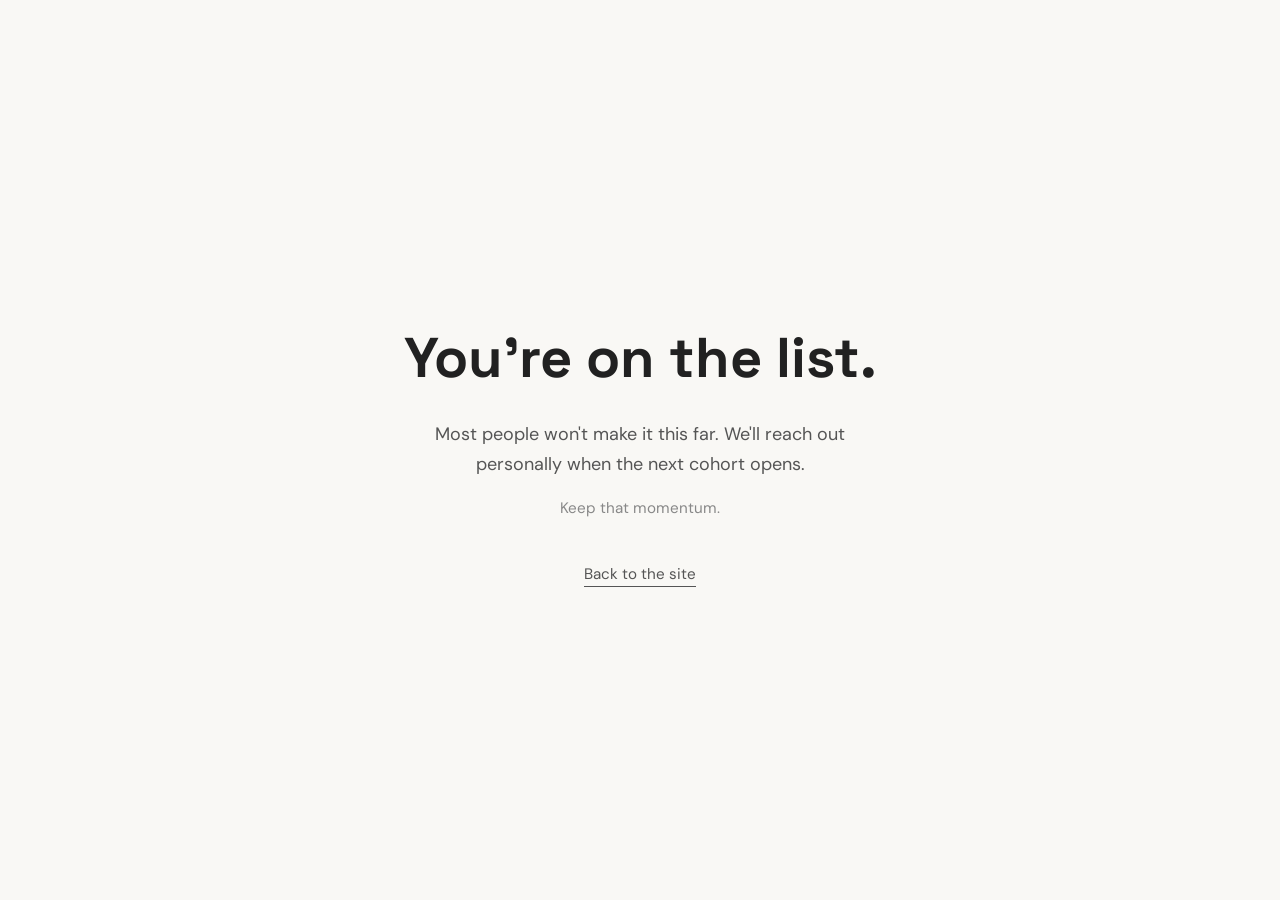
<file: thank-you.html>
<!DOCTYPE html>
<html lang="en">
<head>
<meta charset="UTF-8">
<meta name="viewport" content="width=device-width, initial-scale=1.0">
<title>You're on the list — Good Pacing</title>
<meta name="robots" content="noindex, nofollow">
<link rel="preconnect" href="https://fonts.googleapis.com">
<link rel="preconnect" href="https://fonts.gstatic.com" crossorigin>
<link href="https://fonts.googleapis.com/css2?family=DM+Sans:wght@400;500;700&family=Space+Grotesk:wght@500;600;700&display=swap" rel="stylesheet">
<link rel="icon" type="image/svg+xml" href="favicon.svg">
<link rel="stylesheet" href="resources/css/styles.css">
<!-- Google tag (gtag.js) -->
<script async src="https://www.googletagmanager.com/gtag/js?id=G-M9TCWKXNFJ"></script>
<script>
  window.dataLayer = window.dataLayer || [];
  function gtag(){dataLayer.push(arguments);}
  gtag('js', new Date());
  gtag('config', 'G-M9TCWKXNFJ');
  gtag('event', 'generate_lead');
</script>
<style>
  .thankyou-page {
    min-height: 100vh;
    display: flex;
    flex-direction: column;
    align-items: center;
    justify-content: center;
    text-align: center;
    padding: 2rem;
    background: var(--off-white, #f9f8f5);
  }
  .thankyou-page h1 {
    font-family: 'Space Grotesk', sans-serif;
    font-size: clamp(2rem, 5vw, 3.5rem);
    font-weight: 700;
    margin-bottom: 1rem;
    color: var(--black, #1a1a1a);
  }
  .thankyou-page p {
    font-size: 1.125rem;
    color: var(--mid-gray, #555);
    max-width: 480px;
    line-height: 1.7;
    margin-bottom: 0.5rem;
  }
  .thankyou-page .sub {
    font-size: 0.95rem;
    color: var(--light-gray, #888);
    margin-top: 0.5rem;
  }
  .thankyou-back {
    margin-top: 2rem;
    display: inline-block;
    font-size: 0.95rem;
    color: var(--mid-gray, #555);
    text-decoration: none;
    border-bottom: 1px solid currentColor;
  }
  .thankyou-back:hover { color: var(--black, #1a1a1a); }
</style>
</head>
<body>
<div class="thankyou-page">
  <h1>You're on the list.</h1>
  <p>Most people won't make it this far. We'll reach out personally when the next cohort opens.</p>
  <p class="sub">Keep that momentum.</p>
  <a href="https://www.goodpacing.com" class="thankyou-back">Back to the site</a>
</div>
</body>
</html>
</file>
<file: resources/css/styles.css>
/* ========== RESET & VARIABLES ========== */
*, *::before, *::after {
  margin: 0;
  padding: 0;
  box-sizing: border-box;
}

:root {
  --black: #212121;
  --white: #ffffff;
  --gray-50: #f7f7f7;
  --gray-100: #f0f0f0;
  --gray-200: #e2e2e2;
  --gray-400: #a3a3a3;
  --gray-600: #525252;
  --gray-800: #003980;
  --indigo: #003980;
  --light-blue: #61a8ff;
  --font-body: 'DM Sans', sans-serif;
  --font-display: 'Space Grotesk', sans-serif;
  --max-width: 430px;
}

html {
  font-size: 16px;
  -webkit-font-smoothing: antialiased;
  -moz-osx-font-smoothing: grayscale;
  overflow-x: hidden;
}

body {
  font-family: var(--font-body);
  color: var(--black);
  background: var(--white);
  max-width: var(--max-width);
  margin: 0 auto;
  line-height: 1.6;
}

/* ========== BUTTONS ========== */
.btn-primary {
  background: var(--black);
  color: var(--white);
  border: none;
  padding: 14px 28px;
  font-size: 1rem;
  font-family: var(--font-body);
  font-weight: 500;
  cursor: pointer;
  transition: opacity 0.2s;
  letter-spacing: 0.01em;
  border-radius: 999px;
}

.btn-primary:hover { opacity: 0.8; }

.btn-secondary {
  background: var(--black);
  color: var(--white);
  border: 1.5px solid var(--black);
  padding: 14px 28px;
  font-size: 1rem;
  font-family: var(--font-body);
  font-weight: 500;
  cursor: pointer;
  transition: opacity 0.2s;
  letter-spacing: 0.01em;
  border-radius: 999px;
}

.btn-secondary:hover { opacity: 0.8; }

/* ========== NAVBAR ========== */
.navbar {
  position: relative;
  z-index: 100;
  width: 100vw;
  margin-left: calc(50% - 50vw);
}

.navbar-inner {
  display: flex;
  align-items: center;
  justify-content: space-between;
  padding: 0 24px;
  height: 56px;
  background: transparent;
}

.navbar-logo {
  font-family: var(--font-display);
  font-size: 1rem;
  font-weight: 700;
  color: var(--white);
  font-style: normal;
  white-space: nowrap;
}

.navbar-links {
  display: none;
}

.navbar-cta {
  display: none;
}

.navbar-hamburger {
  background: none;
  border: none;
  cursor: pointer;
  display: flex;
  flex-direction: column;
  gap: 5px;
  padding: 4px;
}

.navbar-hamburger span {
  display: block;
  width: 20px;
  height: 2px;
  background: var(--white);
  border-radius: 2px;
}

/* Mobile drawer */
.nav-drawer {
  position: fixed;
  inset: 0;
  width: 100%;
  height: 100%;
  background: var(--white);
  z-index: 200;
  padding: 80px 32px 40px;
  opacity: 0;
  pointer-events: none;
  transition: opacity 0.25s ease;
  display: flex;
  flex-direction: column;
  justify-content: center;
}

.nav-drawer.open {
  opacity: 1;
  pointer-events: all;
}

.nav-drawer-close {
  position: absolute;
  top: 16px;
  right: 16px;
  background: none;
  border: none;
  cursor: pointer;
  padding: 4px;
}

.nav-drawer-close svg {
  width: 22px;
  height: 22px;
}

.nav-drawer-links {
  list-style: none;
  margin-bottom: 40px;
}

.nav-drawer-links li {
  border-bottom: 1px solid var(--gray-100);
}

.nav-drawer-link {
  display: block;
  padding: 20px 0;
  font-size: 1.8rem;
  font-family: var(--font-display);
  font-weight: 700;
  color: var(--black);
  text-decoration: none;
}

.nav-drawer-cta {
  width: 100%;
  text-align: center;
}

.nav-overlay {
  display: none;
}

/* ========== HERO ========== */
.hero {
  padding: 100px 24px 64px;
  text-align: center;
  background:
    linear-gradient(to bottom, rgba(0,0,0,0.45) 0%, rgba(0,0,0,0.85) 100%),
    url('../images/hero-mobile.jpg') center/cover no-repeat;
  width: 100vw;
  margin-left: calc(50% - 50vw);
  margin-top: -56px;
  position: relative;
  box-shadow: 0 4px 12px rgba(0,0,0,0.12);
}

.hero::after {
  content: '';
  position: absolute;
  inset: 0;
  background-image: url("data:image/svg+xml,%3Csvg viewBox='0 0 200 200' xmlns='http://www.w3.org/2000/svg'%3E%3Cfilter id='n'%3E%3CfeTurbulence type='fractalNoise' baseFrequency='0.75' numOctaves='4' stitchTiles='stitch'/%3E%3C/filter%3E%3Crect width='100%25' height='100%25' filter='url(%23n)'/%3E%3C/svg%3E");
  opacity: 0.03;
  pointer-events: none;
  z-index: 1;
}

.hero-content {
  position: relative;
  z-index: 2;
}

.hero-transition {
  text-align: center;
  font-size: 0.95rem;
  color: var(--gray-600);
  padding: 32px 40px;
  line-height: 1.6;
}

.hero h1 {
  font-family: var(--font-display);
  font-size: 2.25rem;
  line-height: 1.15;
  letter-spacing: -0.02em;
  margin-bottom: 20px;
  font-weight: 700;
  color: var(--white);
}

.hero p {
  font-size: 1rem;
  color: rgba(255, 255, 255, 0.88);
  line-height: 1.65;
  margin-bottom: 32px;
  padding: 0;
}

.hero-buttons {
  display: flex;
  justify-content: center;
  gap: 12px;
}

.hero-buttons .btn-primary,
.hero-buttons .btn-secondary {
  padding: 10px 20px !important;
  font-size: 0.9rem !important;
}

.hero-buttons .btn-primary {
  background: var(--light-blue);
  color: var(--black);
  font-weight: 600;
}

.hero-buttons .btn-secondary {
  background: transparent;
  color: var(--white);
  border: 1.5px solid rgba(255, 255, 255, 0.4);
}

.hero-buttons .btn-secondary:hover {
  background: rgba(255, 255, 255, 0.1);
}

/* ========== THIS IS FOR YOU IF ========== */
.for-you {
  padding: 56px 24px;
  border-top: 1px solid var(--gray-200);
}

.for-you h2 {
  font-family: var(--font-display);
  font-size: 2rem;
  font-weight: 700;
  margin-bottom: 36px;
  line-height: 1.2;
}

.for-you-left .btn-primary {
  display: none;
}

.for-you-item {
  display: flex;
  gap: 16px;
  align-items: flex-start;
  padding: 0 0 32px 0;
  position: relative;
}

.for-you-item:last-child { padding-bottom: 0; }

.for-you-icon-col {
  display: flex;
  flex-direction: column;
  align-items: center;
  flex-shrink: 0;
  gap: 0;
}

.for-you-icon {
  width: 36px;
  height: 36px;
  flex-shrink: 0;
  display: flex;
  align-items: center;
  justify-content: center;
}

.for-you-icon svg {
  width: 28px;
  height: 28px;
}

.for-you-line {
  width: 2px;
  flex: 1;
  background: var(--gray-200);
  min-height: 24px;
  margin-top: 4px;
}

.for-you-item:last-child .for-you-line {
  display: none;
}

.for-you-text h3 {
  font-size: 1rem;
  font-weight: 700;
  margin-bottom: 4px;
  line-height: 1.4;
}

.for-you-text p {
  font-size: 1rem;
  color: var(--gray-600);
  line-height: 1.6;
}

/* ========== LONG PAS ========== */
.pas {
  padding: 56px 24px;
  border-top: 1px solid var(--gray-200);
}

.pas h2 {
  font-family: var(--font-display);
  font-size: 2rem;
  font-weight: 700;
  margin-bottom: 20px;
  line-height: 1.2;
}

.pas-lead {
  font-size: 1rem;
  color: var(--gray-600);
  margin-bottom: 28px;
  line-height: 1.65;
}

.pas-body p {
  font-size: 1rem;
  color: var(--black);
  line-height: 1.75;
  margin-bottom: 20px;
}

.pas-body p:last-child {
  margin-bottom: 0;
}

.pas-body-wrap {
  position: relative;
}

.pas-fade {
  position: absolute;
  bottom: 0;
  left: 0;
  right: 0;
  height: 120px;
  background: linear-gradient(to bottom, transparent, var(--white));
  pointer-events: none;
}

.pas-body-rest {
  display: none;
}

.pas-body-rest.visible {
  display: block;
  margin-top: 20px;
}

.pas-read-more {
  display: block;
  width: 100%;
  background: none;
  border: none;
  font-family: var(--font-body);
  font-size: 1rem;
  color: var(--black);
  text-align: center;
  padding: 20px 0 0;
  cursor: pointer;
  letter-spacing: 0.01em;
}

.pas-read-more.hidden {
  display: none;
}

/* ========== HOW IT WORKS ========== */
.how-it-works {
  padding: 56px 24px;
  text-align: center;
  background: var(--black);
  width: 100vw;
  margin-left: calc(50% - 50vw);
}

.how-it-works h2 {
  font-family: var(--font-display);
  font-size: 2rem;
  font-weight: 700;
  margin-bottom: 6px;
  line-height: 1.2;
  color: var(--white);
}

.how-it-works > p {
  font-size: 1rem;
  color: rgba(255, 255, 255, 0.85);
  margin-bottom: 40px;
}

.hiw-item {
  margin-bottom: 40px;
}

.hiw-item:last-child { margin-bottom: 0; }

.hiw-icon {
  width: 48px;
  height: 48px;
  margin: 0 auto 14px;
  display: flex;
  align-items: center;
  justify-content: center;
  color: var(--white);
}

.hiw-icon svg {
  width: 36px;
  height: 36px;
}

.hiw-item h3 {
  font-size: 1.05rem;
  font-weight: 700;
  margin-bottom: 8px;
  color: var(--white);
}

.hiw-item p {
  font-size: 1rem;
  color: rgba(255, 255, 255, 0.85);
  line-height: 1.65;
  padding: 0 8px;
}

/* ========== PRICING ========== */
.pricing {
  padding: 56px 24px;
  text-align: center;
  border-top: 1px solid var(--gray-200);
}

.pricing > h2 {
  font-family: var(--font-display);
  font-size: 2rem;
  font-weight: 700;
  margin-bottom: 32px;
}

.pricing-card {
  border: 1.5px solid var(--gray-200);
  padding: 28px 24px;
  text-align: left;
  margin-bottom: 20px;
}

.pricing-card-header {
  display: flex;
  align-items: center;
  justify-content: space-between;
  margin-bottom: 4px;
}

.pricing-card-icon {
  width: 36px;
  height: 36px;
  display: flex;
  align-items: center;
  justify-content: center;
}

.pricing-card-icon svg {
  width: 28px;
  height: 28px;
}

.pricing-card-price {
  font-size: 2rem;
  font-weight: 700;
  letter-spacing: -0.02em;
}

.pricing-card-price span {
  font-size: 1rem;
  font-weight: 700;
  color: var(--gray-600);
}

.pricing-card h3 {
  font-size: 1.1rem;
  font-weight: 700;
  margin-bottom: 4px;
}

.pricing-card > p {
  font-size: 1rem;
  color: var(--gray-600);
  margin-bottom: 20px;
  line-height: 1.5;
}

.pricing-divider {
  height: 1px;
  background: var(--gray-200);
  margin-bottom: 20px;
}

.pricing-card .includes-label {
  font-size: 0.8rem;
  color: var(--gray-600);
  margin-bottom: 14px;
  text-transform: uppercase;
  letter-spacing: 0.05em;
}

.pricing-feature {
  display: flex;
  align-items: center;
  gap: 10px;
  margin-bottom: 12px;
  font-size: 1rem;
}

.pricing-feature svg {
  width: 18px;
  height: 18px;
  flex-shrink: 0;
  color: var(--black);
}

.pricing-card .btn-primary,
.pricing-card .btn-secondary {
  width: 100%;
  margin-top: 24px;
  text-align: center;
}

/* ========== FINAL CTA ========== */
.final-cta {
  background: var(--indigo);
  padding: 56px 0;
  text-align: center;
  border-top: 1px solid var(--gray-200);
  width: 100vw;
  margin-left: calc(50% - 50vw);
}

.final-cta-inner {
  max-width: 900px;
  margin: 0 auto;
  padding: 0 24px;
}

.final-cta h2 {
  font-family: var(--font-display);
  font-size: 1.9rem;
  font-weight: 700;
  color: var(--light-blue);
  line-height: 1.25;
  margin-bottom: 28px;
}

.final-cta .btn-cta {
  background: var(--light-blue);
  color: var(--indigo);
  border: none;
  padding: 14px 28px;
  font-size: 1rem;
  font-family: var(--font-body);
  font-weight: 600;
  cursor: pointer;
  transition: opacity 0.2s;
  border-radius: 999px;
}

.final-cta .btn-cta:hover { opacity: 0.9; }

/* ========== FAQ ========== */
.faq {
  padding: 56px 24px;
  border-top: 1px solid var(--gray-200);
}

.faq-left h2 {
  font-family: var(--font-display);
  font-size: 2rem;
  font-weight: 700;
  margin-bottom: 6px;
}

.faq-left > p {
  font-size: 1rem;
  color: var(--gray-600);
  margin-bottom: 32px;
  line-height: 1.6;
}

.faq-item {
  border: 1.5px solid var(--gray-200);
  margin-bottom: 8px;
  overflow: hidden;
}

.faq-question {
  display: flex;
  justify-content: space-between;
  align-items: center;
  padding: 16px 18px;
  cursor: pointer;
  background: var(--white);
  border: none;
  width: 100%;
  text-align: left;
  font-family: var(--font-body);
  font-size: 1rem;
  font-weight: 600;
  color: var(--black);
  gap: 12px;
}

.faq-question:hover { background: var(--gray-50); }

.faq-icon {
  width: 20px;
  height: 20px;
  flex-shrink: 0;
  position: relative;
  transition: transform 0.3s ease;
}

.faq-icon::before,
.faq-icon::after {
  content: '';
  position: absolute;
  background: var(--black);
  top: 50%;
  left: 50%;
  transform: translate(-50%, -50%);
  transition: transform 0.3s ease;
}

.faq-icon::before {
  width: 14px;
  height: 1.5px;
}

.faq-icon::after {
  width: 1.5px;
  height: 14px;
}

.faq-item.open .faq-icon::after {
  transform: translate(-50%, -50%) rotate(90deg);
  opacity: 0;
}

.faq-answer {
  max-height: 0;
  overflow: hidden;
  transition: max-height 0.35s ease, padding 0.35s ease;
  padding: 0 18px;
}

.faq-item.open .faq-answer {
  max-height: 300px;
  padding: 0 18px 18px;
}

.faq-answer p {
  font-size: 1rem;
  color: var(--gray-600);
  line-height: 1.7;
}

.faq-still {
  margin-top: 40px;
}

.faq-still h3 {
  font-size: 1.15rem;
  font-weight: 700;
  margin-bottom: 6px;
}

.faq-still p {
  font-size: 1rem;
  color: var(--gray-600);
  margin-bottom: 16px;
}

/* ========== FOOTER ========== */
.footer {
  padding: 48px 24px;
  text-align: center;
  background: var(--black);
  width: 100vw;
  margin-left: calc(50% - 50vw);
}

.footer-logo {
  font-family: var(--font-display);
  font-size: 1.5rem;
  font-style: normal;
  margin-bottom: 28px;
  color: var(--white);
}

.footer-links {
  list-style: none;
  margin-bottom: 32px;
}

.footer-links li {
  margin-bottom: 12px;
}

.footer-links a {
  font-size: 1rem;
  color: var(--white);
  text-decoration: none;
  font-weight: 500;
  transition: opacity 0.2s;
}

.footer-links a:hover { opacity: 0.6; }

.footer-divider {
  height: 1px;
  background: rgba(255, 255, 255, 0.15);
  margin: 0 0 28px;
}

.footer-legal {
  list-style: none;
  margin-bottom: 20px;
}

.footer-legal li {
  margin-bottom: 8px;
}

.footer-legal a {
  font-size: 0.75rem;
  color: rgba(255, 255, 255, 0.85);
  text-decoration: underline;
  text-underline-offset: 3px;
  transition: opacity 0.2s;
}

.footer-legal a:hover { opacity: 0.6; }

.footer-copy {
  font-size: 0.8rem;
  color: rgba(255, 255, 255, 0.5);
}

.footer-social {
  display: flex;
  justify-content: center;
  gap: 20px;
  margin-bottom: 32px;
}

.footer-social-link {
  color: var(--white);
  display: flex;
  align-items: center;
  transition: opacity 0.2s;
}

.footer-social-link:hover { opacity: 0.5; }

.footer-social-link svg {
  width: 18px;
  height: 18px;
}

.btn-cta-secondary {
  display: none;
}

/* ========== WAITLIST MODAL ========== */
.modal-overlay {
  display: flex;
  position: fixed;
  top: 0;
  left: 0;
  width: 100%;
  height: 100%;
  background: rgba(0, 0, 0, 0.6);
  backdrop-filter: blur(4px);
  z-index: 1000;
  align-items: center;
  justify-content: center;
  padding: 24px;
  opacity: 0;
  visibility: hidden;
  pointer-events: none;
  transition: opacity 0.15s ease, visibility 0.15s ease;
}

.modal-overlay.active {
  opacity: 1;
  visibility: visible;
  pointer-events: auto;
}

@keyframes fadeIn {
  from { opacity: 0; }
  to { opacity: 1; }
}

.modal {
  background: var(--white);
  padding: 36px 28px;
  max-width: 380px;
  width: 100%;
  position: relative;
  animation: slideUp 0.3s ease;
}

@keyframes slideUp {
  from { opacity: 0; transform: translateY(20px); }
  to { opacity: 1; transform: translateY(0); }
}

.modal-close {
  position: absolute;
  top: 14px;
  right: 14px;
  width: 28px;
  height: 28px;
  background: none;
  border: none;
  cursor: pointer;
  display: flex;
  align-items: center;
  justify-content: center;
}

.modal-close svg {
  width: 18px;
  height: 18px;
}

.modal h3 {
  font-family: var(--font-display);
  font-size: 1.35rem;
  font-weight: 700;
  margin-bottom: 12px;
  line-height: 1.3;
  padding-right: 20px;
  text-align: center;
}

.modal p {
  font-size: 1rem;
  color: var(--gray-600);
  line-height: 1.6;
  margin-bottom: 24px;
  text-align: center;
}

.modal input {
  width: 100%;
  padding: 14px 16px;
  border: 1.5px solid var(--gray-200);
  font-family: var(--font-body);
  font-size: 1rem;
  margin-bottom: 12px;
  outline: none;
  transition: border-color 0.2s;
}

.modal input:focus { border-color: var(--black); }

.modal textarea {
  width: 100%;
  padding: 14px 16px;
  border: 1.5px solid var(--gray-200);
  font-family: var(--font-body);
  font-size: 1rem;
  margin-bottom: 12px;
  outline: none;
  transition: border-color 0.2s;
  resize: vertical;
  min-height: 80px;
  line-height: 1.5;
}

.modal textarea:focus { border-color: var(--black); }

.modal-name-row {
  display: grid;
  grid-template-columns: 1fr 1fr;
  gap: 12px;
  margin-bottom: 12px;
}

.modal-name-row input { margin-bottom: 0; }

.modal select {
  width: 100%;
  padding: 14px 16px;
  border: 1.5px solid var(--gray-200);
  font-family: var(--font-body);
  font-size: 1rem;
  outline: none;
  transition: border-color 0.2s;
  background: var(--white);
  appearance: none;
  cursor: pointer;
  color: var(--black);
}

.modal select:focus { border-color: var(--black); }

.modal-dob-row {
  display: grid;
  grid-template-columns: 1fr 1.6fr 1.2fr;
  gap: 12px;
  margin-bottom: 12px;
}

.modal-label {
  display: block;
  font-size: 0.85rem;
  font-weight: 600;
  margin-bottom: 6px;
  margin-top: 4px;
  color: var(--black);
}

.modal-coaching {
  max-width: 520px;
  max-height: 90vh;
  overflow-y: auto;
}

.modal .btn-primary { width: 100%; text-align: center; }

.modal-confirm { display: none; text-align: center; }
.modal-confirm.active { display: block; }
.modal-form.hidden { display: none; }

.modal-confirm p {
  color: var(--black);
  font-weight: 500;
  margin-bottom: 0;
}

.modal-confirm .sub {
  font-weight: 700;
  color: var(--gray-600);
  margin-top: 8px;
}

/* ========== DESKTOP ========== */
@media (min-width: 768px) {
  body {
    max-width: none;
  }

  .hero {
    background:
      linear-gradient(to bottom, rgba(0,0,0,0.45) 0%, rgba(0,0,0,0.85) 100%),
      url('../images/hero-desktop.jpg') center/cover no-repeat;
  }

  /* NAVBAR */
  .navbar {
    position: fixed;
    top: 16px;
    left: 64px;
    right: 64px;
    width: auto;
    margin-left: 0;
    pointer-events: none;
  }

  .navbar-inner {
    pointer-events: all;
    display: flex;
    align-items: center;
    justify-content: space-between;
    gap: 48px;
    padding: 0 16px;
    height: 52px;
    width: 100%;
    background: transparent;
    border-radius: 999px;
    box-shadow: none;
    transition: background 0.3s ease, box-shadow 0.3s ease;
  }

  .navbar.scrolled .navbar-inner {
    background: var(--white);
    box-shadow: 0 2px 16px rgba(0,0,0,0.10);
  }

  .navbar-logo {
    color: var(--white);
    transition: color 0.3s ease;
  }

  .navbar.scrolled .navbar-logo {
    color: var(--black);
  }

  .navbar-hamburger span {
    background: var(--white);
    transition: background 0.3s ease;
  }

  .navbar.scrolled .navbar-hamburger span {
    background: var(--black);
  }

  .navbar-links {
    display: flex;
    list-style: none;
    gap: 28px;
  }

  .navbar-links a {
    font-size: 0.9rem;
    font-weight: 500;
    color: var(--white);
    text-decoration: none;
    transition: color 0.3s ease, opacity 0.2s;
  }

  .navbar.scrolled .navbar-links a {
    color: var(--black);
  }

  .navbar-links a:hover { opacity: 0.6; }

  .navbar-cta {
    display: inline-block;
    padding: 9px 20px;
    font-size: 0.875rem;
    background: var(--white);
    color: var(--black);
    border-radius: 999px;
    transition: background 0.3s ease, color 0.3s ease, opacity 0.2s;
  }

  .navbar.scrolled .navbar-cta {
    background: var(--black);
    color: var(--white);
  }

  .navbar-cta:hover,
  .navbar.scrolled .navbar-cta:hover {
    background: var(--light-blue);
    color: var(--black);
    opacity: 1;
  }

  .navbar-hamburger {
    display: none;
  }

  /* HERO BUTTONS */
  .hero-buttons .btn-primary,
  .hero-buttons .btn-secondary {
    padding: 14px 28px !important;
    font-size: 1rem !important;
  }

  /* HERO */
  .hero {
    margin-top: 0;
    padding: 160px 80px;
    min-height: 80vh;
    display: flex;
    align-items: center;
    justify-content: flex-start;
    text-align: left;
    width: auto;
    margin-left: 0;
  }

  .hero-content {
    max-width: 580px;
  }

  .hero h1 {
    font-size: 3.5rem;
  }

  .hero p {
    padding: 0;
    font-size: 1.1rem;
  }

  .hero-buttons {
    justify-content: flex-start;
  }


  /* FOR YOU IF */
  .for-you {
    display: flex;
    gap: 80px;
    align-items: flex-start;
    padding: 80px 80px;
  }

  .for-you-left {
    flex: 1;
    min-width: 0;
  }

  .for-you-left h2 {
    margin-bottom: 24px;
  }

  .for-you-left .btn-primary {
    display: inline-block;
  }

  .for-you-right {
    flex: 1;
    min-width: 0;
  }

  /* PAS */
  .pas {
    padding: 80px 80px;
  }

  .pas h2,
  .pas-lead,
  .pas-body-wrap,
  .pas-body-rest,
  .pas-read-more {
    max-width: 640px;
    margin-left: auto;
    margin-right: auto;
  }

  /* HOW IT WORKS */
  .how-it-works {
    padding: 80px 80px;
    width: auto;
    margin-left: 0;
  }

  .hiw-items {
    display: grid;
    grid-template-columns: repeat(2, 1fr);
    gap: 48px;
    margin-top: 40px;
  }

  .hiw-item {
    margin-bottom: 0;
  }

  /* PRICING */
  .pricing {
    padding: 80px 80px;
  }

  .pricing-cards {
    display: flex;
    gap: 24px;
    max-width: 960px;
    margin: 0 auto;
  }

  .pricing-cards .pricing-card {
    flex: 1;
    margin-bottom: 0;
    display: flex;
    flex-direction: column;
  }

  .pricing-cards .pricing-card .btn-primary,
  .pricing-cards .pricing-card .btn-secondary {
    margin-top: auto;
  }

  /* FINAL CTA */
  .final-cta {
    padding: 100px 80px;
  }

  .final-cta h2 {
    font-size: 2.5rem;
    max-width: 900px;
    margin: 0 auto 40px;
  }

  .final-cta-buttons {
    display: flex;
    justify-content: center;
    gap: 16px;
  }

  .final-cta .btn-cta {
    width: auto;
  }

  .btn-cta-secondary {
    background: transparent;
    color: var(--white);
    border: 1.5px solid rgba(255, 255, 255, 0.4);
    padding: 14px 28px;
    font-size: 1rem;
    font-family: var(--font-body);
    font-weight: 500;
    cursor: pointer;
    transition: opacity 0.2s;
    border-radius: 999px;
  }

  .btn-cta-secondary:hover { opacity: 0.7; }

  /* FAQ */
  .faq {
    display: flex;
    gap: 80px;
    align-items: flex-start;
    padding: 80px 80px;
  }

  .faq-still {
    display: none;
  }

  .faq-left {
    flex: 0 0 260px;
    position: sticky;
    top: 40px;
  }

  .faq-left h2 {
    margin-bottom: 8px;
  }

  .faq-left > p {
    margin-bottom: 40px;
  }

  .faq-right {
    flex: 1;
    min-width: 0;
  }

  /* FOOTER */
  .footer {
    padding: 48px 80px;
    width: auto;
    margin-left: 0;
    text-align: left;
  }

  .footer-top {
    display: flex;
    align-items: center;
    justify-content: space-between;
    margin-bottom: 32px;
  }

  .footer-logo {
    margin-bottom: 0;
  }

  .footer-links {
    display: flex;
    gap: 32px;
    margin-bottom: 0;
  }

  .footer-links li {
    margin-bottom: 0;
  }

  .footer-social {
    display: flex;
    gap: 20px;
    align-items: center;
    margin-bottom: 0;
    justify-content: flex-end;
  }

  .footer-bottom {
    display: flex;
    align-items: center;
    justify-content: space-between;
  }

  .footer-legal {
    display: flex;
    gap: 24px;
    margin-bottom: 0;
  }

  .footer-legal li {
    margin-bottom: 0;
  }

  .footer-copy {
    margin-bottom: 0;
  }
}

@media (min-width: 1250px) {
  .hiw-items {
    grid-template-columns: repeat(4, 1fr);
    gap: 0 48px;
  }
}
</file>
